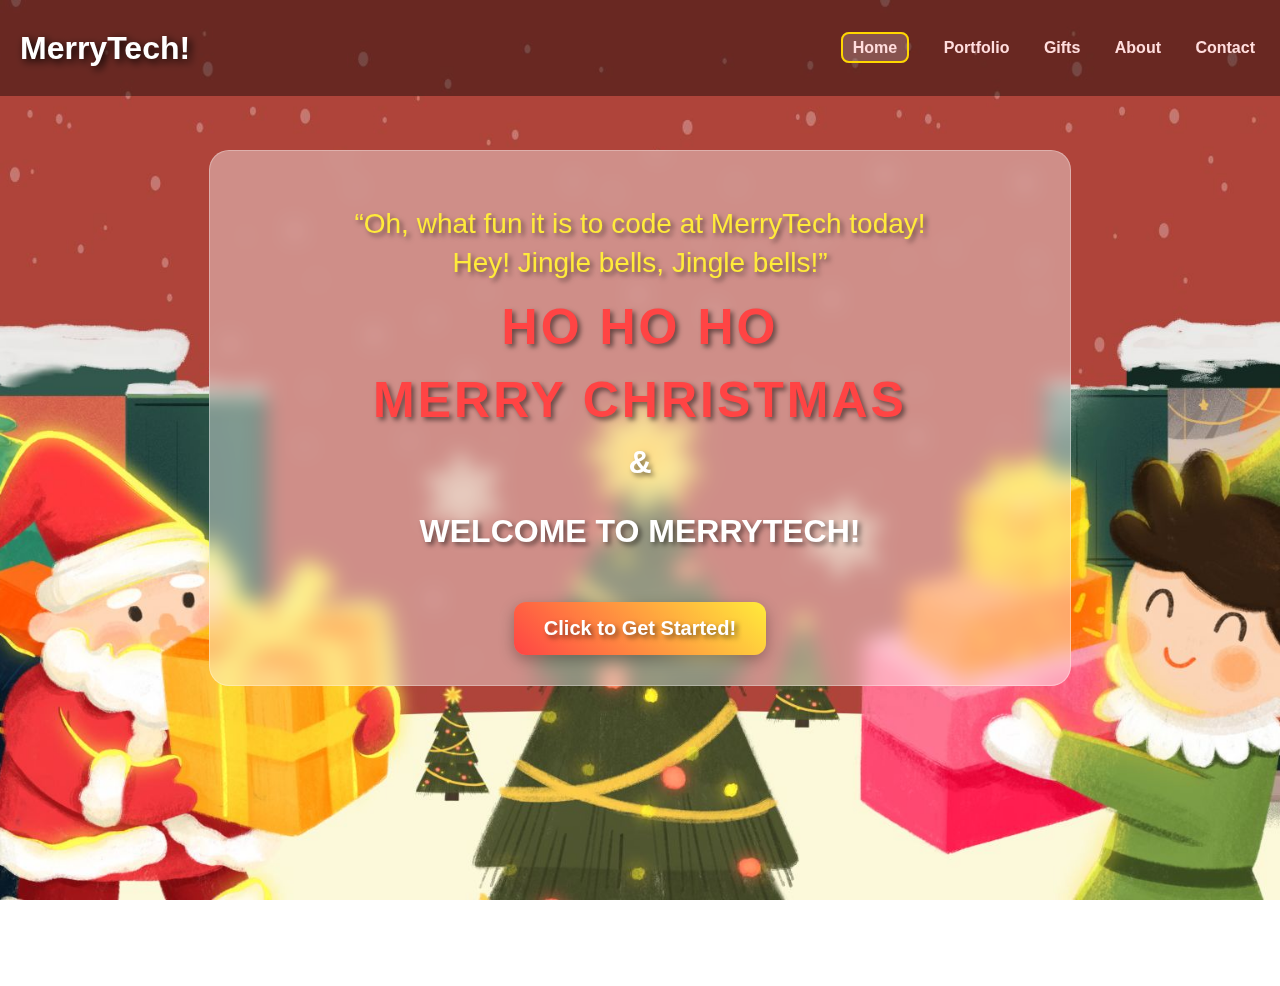
<file: index.html>
<!DOCTYPE html>
<html lang="en">
<head>
    <meta charset="UTF-8">
    <meta name="viewport" content="width=device-width, initial-scale=1.0">
    <title>Home - MerryTech</title>
    <link rel="stylesheet" href="style.css">
</head>
<body class="home-bg">
    <header>
        <h1 class="christmas-title">MerryTech!</h1>
        <nav>
            <a href="index.html" class="active">Home</a>
            <a href="portfolio.html">Portfolio</a>
            <a href="gifts.html">Gifts</a>
            <a href="about.html">About</a>
            <a href="contact.html">Contact</a>
        </nav>
    </header>
    <section class="home-welcome">
        <h2 class="catchy-line">
            “Oh, what fun it is to code at MerryTech today! <br>Hey! Jingle bells, Jingle bells!”
        </h2>
        <h1 class="ho-ho-ho">HO HO HO</h1>
        <h1 class="ho-ho-ho">MERRY CHRISTMAS</h1>
        <h3 class="welcome-text">&</h3>
        <h3 class="welcome-text">WELCOME TO MERRYTECH!</h3>

        <a href="portfolio.html" class="get-started-btn">Click to Get Started!</a>
    </section>

    <p style="font-size:40px; margin-top:300px;"></p>

</body>
</html>
</file>
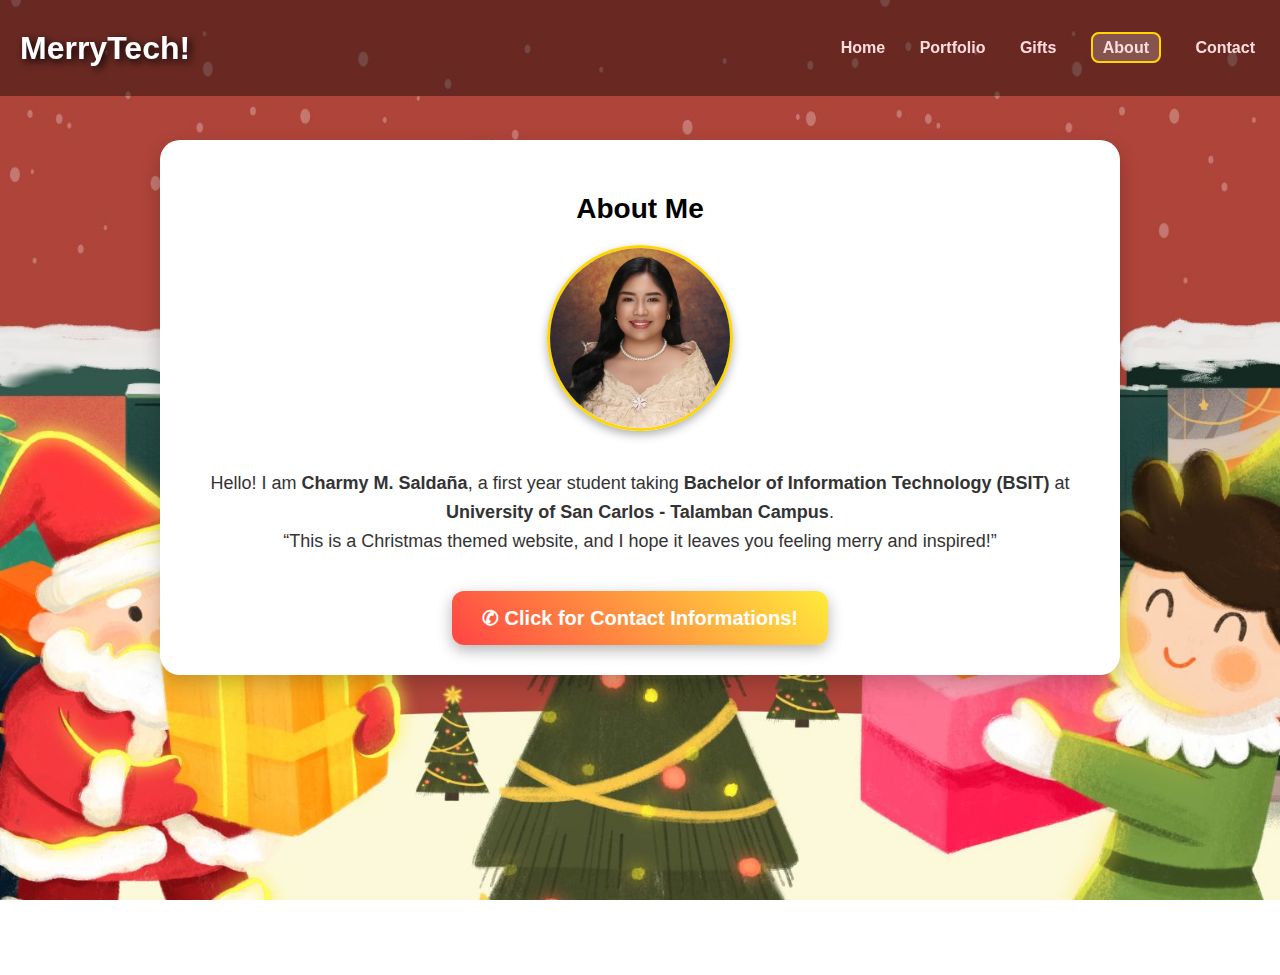
<file: about.html>
<!DOCTYPE html>
<html lang="en">
<head>
    <meta charset="UTF-8">
    <meta name="viewport" content="width=device-width, initial-scale=1.0">
    <title>About Us - MerryTech</title>
    <link rel="stylesheet" href="style.css">
</head>
<body class="home-bg">
    <header>
        <h1 class="christmas-title">MerryTech!</h1>
        <nav>
            <a href="index.html">Home</a>
            <a href="portfolio.html">Portfolio</a>
            <a href="gifts.html">Gifts</a>
            <a href="about.html" class="active">About</a>
            <a href="contact.html">Contact</a>
        </nav>
    </header>

    <section class="center-box" style="margin-top:40px;">
        <h2>About Me</h2>
        <div class="about-content">
            <img src="charmy.jpg" alt="Charmy M. Saldaña" class="about-img">
            <p class="about-text">
                Hello! I am <strong>Charmy M. Saldaña</strong>, a first year student taking 
                <strong>Bachelor of Information Technology (BSIT)</strong> 
                at <strong>University of San Carlos - Talamban Campus</strong>.<br>
                
                “This is a Christmas themed website, and I hope it leaves you feeling merry and inspired!”
            </p>
        </div>

        <a href="contact.html" class="get-started-btn">✆ Click for Contact Informations!</a>

    </section>

    <p style="font-size:40px; margin-top:300px;"></p>

</body>
</html>
</file>
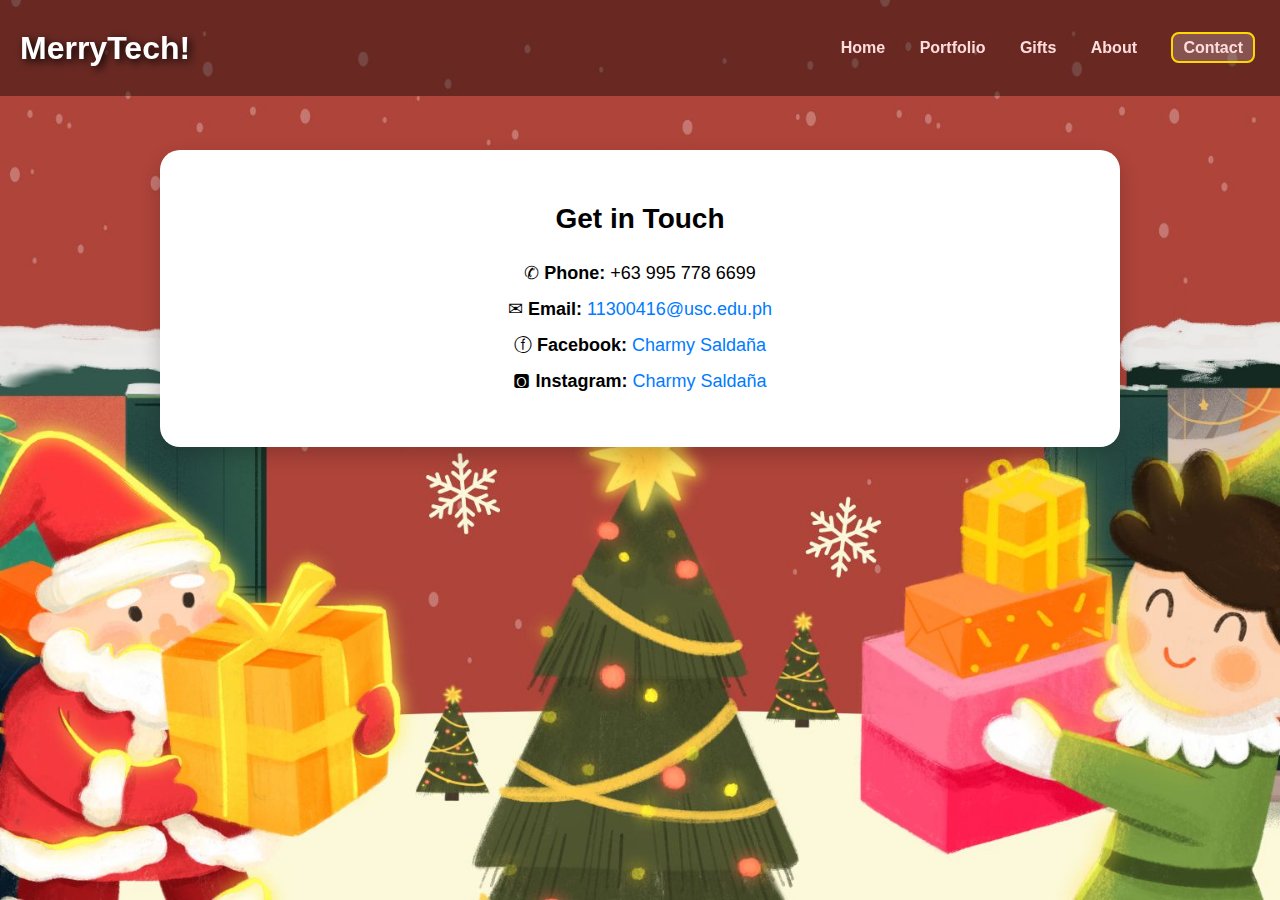
<file: contact.html>
<!DOCTYPE html>
<html lang="en">
<head>
    <meta charset="UTF-8">
    <meta name="viewport" content="width=device-width, initial-scale=1.0">
    <title>Contact - MerryTech</title>
    <link rel="stylesheet" href="style.css">
</head>
<body class="home-bg">
    <header>
        <h1 class="christmas-title">MerryTech!</h1>
        <nav>
            <a href="index.html">Home</a>
            <a href="portfolio.html">Portfolio</a>
            <a href="gifts.html">Gifts</a>
            <a href="about.html">About</a>
            <a href="contact.html" class="active">Contact</a>
        </nav>
    </header>
    <section class="center-box">
        <h2>Get in Touch</h2>
        <ul class="contact-list">
            <li>✆ <strong>Phone:</strong> +63 995 778 6699</li>
            <li>✉︎ <strong>Email:</strong> <a href="mailto:11300416@usc.edu.ph">11300416@usc.edu.ph</a></li>
            <li>ⓕ <strong>Facebook:</strong> <a href="https://www.facebook.com/charmy.saldana" target="_blank">Charmy Saldaña</a></li>
            <li>🅾 <strong>Instagram:</strong> <a href="https://www.instagram.com/charmywithwings" target="_blank">Charmy Saldaña</a></li>
        </ul>
    </section>

    <p style="font-size:40px; margin-top:300px;"></p>

</body>
</html>
</file>
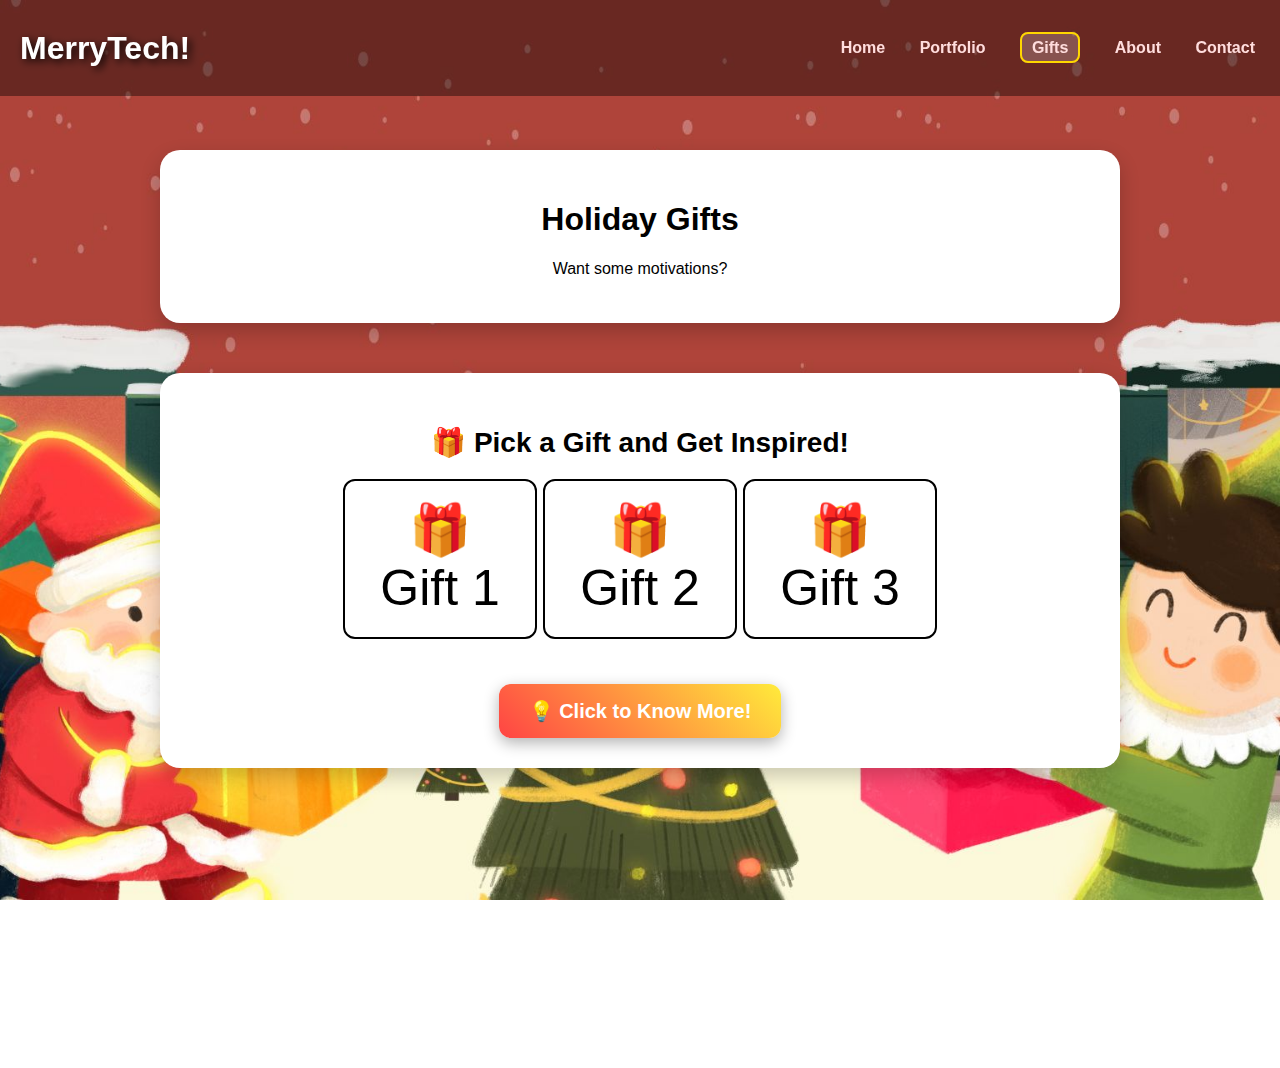
<file: gifts.html>
<!DOCTYPE html>
<html lang="en">
<head>
    <meta charset="UTF-8">
    <meta name="viewport" content="width=device-width, initial-scale=1.0">
    <title>Gifts - MerryTech</title>
    <link rel="stylesheet" href="style.css">
</head>
<body class="home-bg">
    <header>
        <h1 class="christmas-title">MerryTech!</h1>
        <nav>
            <a href="index.html">Home</a>
            <a href="portfolio.html">Portfolio</a>
            <a href="games.html" class="active">Gifts</a>
            <a href="about.html">About</a>
            <a href="contact.html">Contact</a>
        </nav>
    </header>

    <section class="center-box">
        <h1>Holiday Gifts</h1>
        <p>Want some motivations?</p>
    </section>

    <section class="center-box" style="margin-top:40px;">
        <h2 class="games-heading">🎁 Pick a Gift and Get Inspired!</h2>

        <div class="gift-gallery">
            <div class="gift-item" onclick="showMessage(0)">🎁<br>Gift 1</div>
            <div class="gift-item" onclick="showMessage(1)">🎁<br>Gift 2</div>
            <div class="gift-item" onclick="showMessage(2)">🎁<br>Gift 3</div>
        </div>

        <p id="message" class="motivation-text"></p>

        <a href="about.html" class="get-started-btn">💡 Click to Know More!</a>

    </section>

    <script>
        const messages = [
            "Believe in yourself! You can achieve anything.",
            "Every step counts. Keep moving forward!",
            "Dream big, code bigger!"
        ];

        function showMessage(index) {
            const messageElement = document.getElementById("message");
            messageElement.textContent = messages[index];
        }
    </script>

    <p style="font-size:40px; margin-top:300px;"></p>

</body>
</html>
</file>
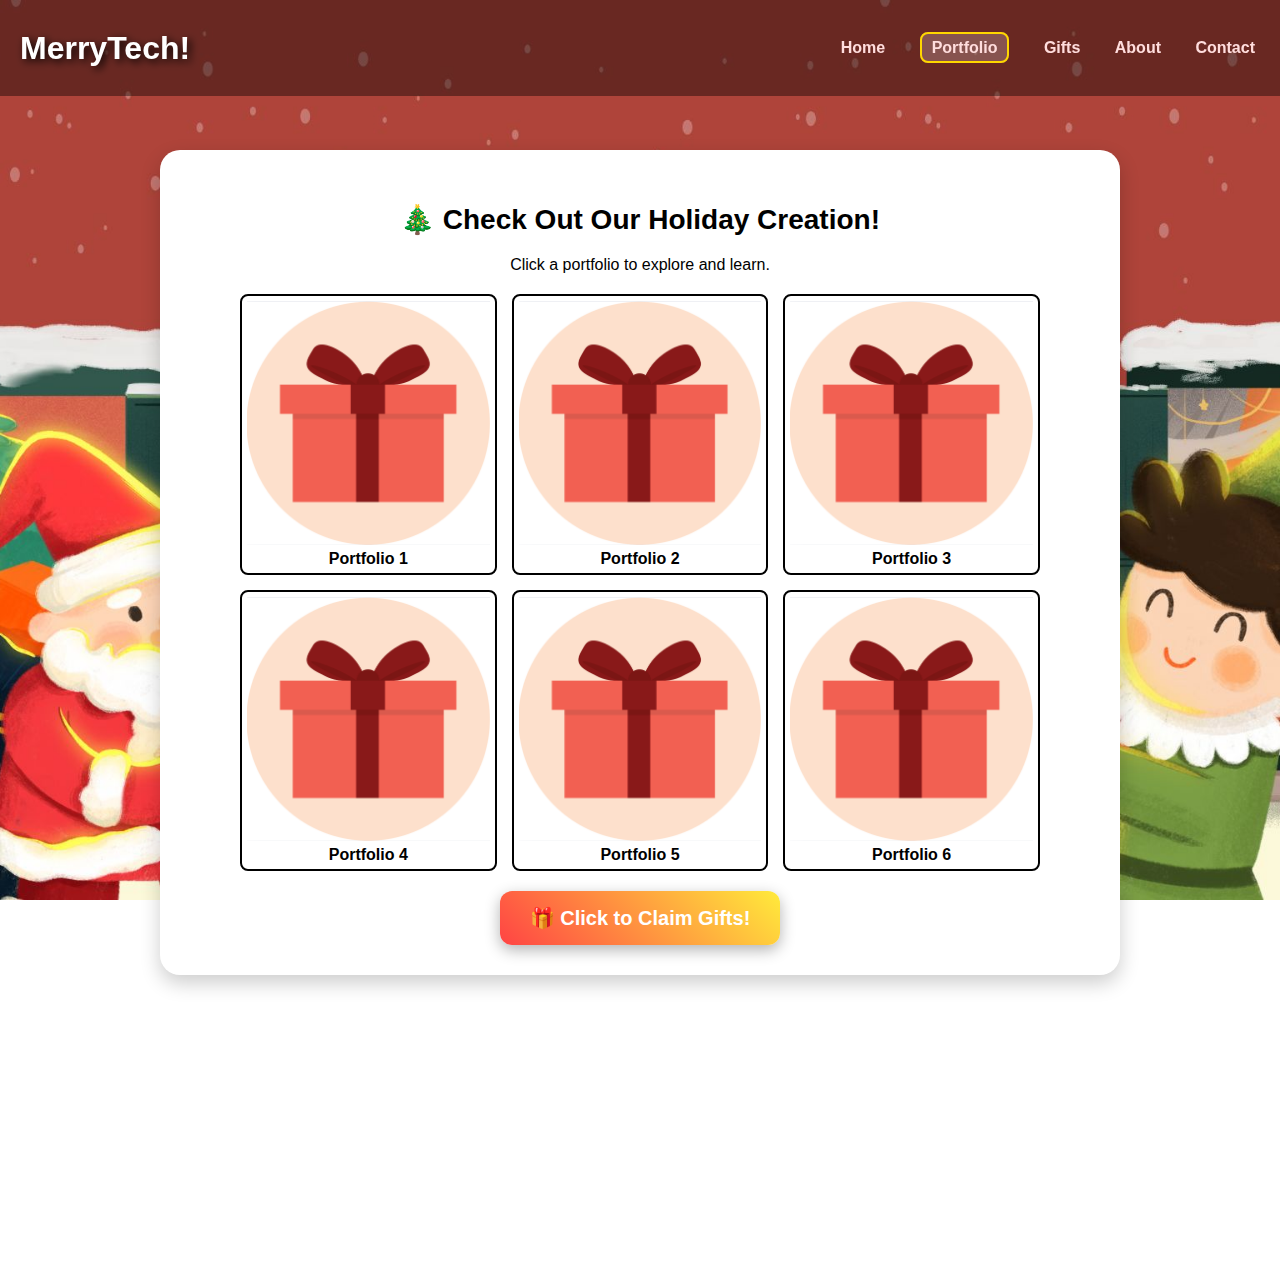
<file: portfolio.html>
<!DOCTYPE html>
<html lang="en">
<head>
    <meta charset="UTF-8">
    <meta name="viewport" content="width=device-width, initial-scale=1.0">
    <title>Portfolio - MerryTech</title>
    <link rel="stylesheet" href="style.css">
</head>
<body class="home-bg">
    <header>
        <h1 class="christmas-title">MerryTech!</h1>
        <nav>
            <a href="index.html">Home</a>
            <a href="portfolio.html" class="active">Portfolio</a>
            <a href="gifts.html">Gifts</a>
            <a href="about.html">About</a>
            <a href="contact.html">Contact</a>
        </nav>
    </header>

    <section class="center-box">
    <h2 class="portfolio-heading">🎄 Check Out Our Holiday Creation!</h2>
    <p class="portfolio-subtext">Click a portfolio to explore and learn.</p>
    <div class="portfolio-gallery">
        <div class="portfolio-item">
            <a href="portfolio1.html"><img src="bggift.png" alt="Portfolio 1"></a>
            <p>Portfolio 1</p>
        </div>
        <div class="portfolio-item">
            <a href="portfolio2.html"><img src="bggift.png" alt="Portfolio 2"></a>
            <p>Portfolio 2</p>
        </div>
        <div class="portfolio-item">
            <a href="portfolio3.html"><img src="bggift.png" alt="Portfolio 3"></a>
            <p>Portfolio 3</p>
        </div>
        <div class="portfolio-item">
            <a href="portfolio4.html"><img src="bggift.png" alt="Portfolio 4"></a>
            <p>Portfolio 4</p>
        </div>
        <div class="portfolio-item">
            <a href="portfolio5.html"><img src="bggift.png" alt="Portfolio 5"></a>
            <p>Portfolio 5</p>
        </div>
        <div class="portfolio-item">
            <a href="portfolio6.html"><img src="bggift.png" alt="Portfolio 6"></a>
            <p>Portfolio 6</p>
        </div>
    </div>

    <a href="gifts.html" class="get-started-btn">🎁 Click to Claim Gifts!</a>
</section>

    <p style="font-size:40px; margin-top:300px;"></p>

</body>
</html>
</file>
<file: style.css>
<style>

* {
    margin: 0;
    padding: 0;
    box-sizing: border-box;
}

body {
    margin: 0;
    font-family: 'Poppins', sans-serif;
    color: rgb(0, 0, 0);
}

header {
    text-align: center;
    padding: 5px 20px;
    background: rgba(0, 0, 0, 0.4);
}

header {
    height: 1in;
    display: flex;
    justify-content: space-between;
    align-items: center;
    padding: 0 20px;
}

header {
    position: fixed;
    top: 0;
    left: 0;
    right: 0;
    width: 100vw;
    padding-right: 10 20px;
    background: rgba(0, 0, 0, 0.4);
    z-index: 1000;
}

body {
    padding-top: 100px;
}

nav {
    padding-right: 30px;
}

nav a {
    margin: 0 15px;
    color: #ffdddd;
    text-decoration: none;
    font-weight: bold;
}

nav a:hover {
    color: gold;
}

nav a.active {
    padding: 5px 10px;
    border: 2px solid gold;
    border-radius: 8px;
    background: rgba(255, 255, 255, 0.2);
}

.christmas-title {
    font-size: 32px;
    color: #ffffff;
    text-shadow: 3px 3px 8px rgb(0, 0, 0);
}

.center-box {
    margin: 50px auto;
    padding: 30px;
    max-width: 900px;
    background: #ffffff;
    border-radius: 20px;
    text-align: center;
    box-shadow: 0 8px 20px rgba(0,0,0,0.2);
}

.center-box h2, .home-welcome h2 {
    margin-bottom: 15px;
}

.center-box p, .home-welcome p {
    margin-bottom: 15px;
}

body {
    padding-top: 100px;
}

.home-bg {
    background: url('home.jpg') no-repeat center center fixed;
    background-size: cover;
}

.home-welcome {
    text-align: center;
    margin: 50px auto;
    padding: 30px;
    max-width: 800px;
    background: rgba(255, 255, 255, 0.4);
    border-radius: 20px;
    color: #000;
    text-shadow: 3px 3px 5px rgba(0, 0, 0, 0.5);
    font-family: 'Poppins', sans-serif;

    backdrop-filter: blur(10px); 
    -webkit-backdrop-filter: blur(10px);
    border: 1px solid rgba(255, 255, 255, 0.3);
}

.home-welcome .catchy-line {
    font-size: 28px;
    font-weight: 500;
    color: #ffeb3b; 
    margin-bottom: 15px;
    line-height: 1.4;
}

.home-welcome .ho-ho-ho {
    font-size: 50px;
    font-weight: 700;
    color: #ff4444; 
    margin: 15px 0;
    letter-spacing: 3px;
}

.home-welcome .welcome-text {
    font-size: 32px;
    font-weight: 600;
    color: #ffffff;
    margin-top: 10px;
}

.get-started-btn {
    display: inline-block;
    margin-top: 20px;
    padding: 15px 30px;
    font-size: 20px;
    font-weight: bold;
    color: #fff;
    background: linear-gradient(45deg, #ff4444, #ffeb3b);
    border-radius: 12px;
    text-decoration: none;
    box-shadow: 0 5px 15px rgba(0,0,0,0.3);
    transition: transform 0.3s, box-shadow 0.3s;
}

.get-started-btn:hover {
    transform: translateY(-3px);
    box-shadow: 0 10px 20px rgba(0,0,0,0.4);
}

.portfolio-gallery {
    display: grid;
    grid-template-columns: repeat(3, 1fr); 
    gap: 15px;
    margin-top: 20px;
    max-width: 800px;
    margin-left: auto;
    margin-right: auto;
}

.portfolio-item {
    border: 2px solid black;
    border-radius: 8px;
    overflow: hidden;
    text-align: center;
    padding: 5px;
    transition: transform 0.3s, border-color 0.3s;
}

.portfolio-item:hover {
    transform: scale(1.05);
    border-color: gold;
}

.portfolio-item img {
    width: 100%;
    height: auto;
    display: block;
}

.portfolio-item p {
    font-weight: bold;
    margin: 5px 0 0 0;
    color: #000;
}

.gift-gallery {
    display: flex;
    justify-content: space-around;
    margin-top: 20px;
    max-width: 600px;
    margin-left: auto;
    margin-right: auto;
}

.gift-item {
    font-size: 5px;
    cursor: pointer;
    border: 1px solid black;
    border-radius: 15px;
    padding: 20px;
    text-align: center;
    width: 150px;
    transition: transform 0.3s, border-color 0.3s;
    background: #fff;
}

.gift-item:hover {
    transform: scale(1.1);
    border-color: gold;
}

.gift-item br {
    margin-bottom: 10px;
}

.motivation-text {
    margin-top: 25px;
    font-size: 20px;
    font-weight: bold;
    color: #333;
}

.about-content {
    display: flex;
    flex-direction: column;
    align-items: center;
    text-align: center;
    gap: 20px;
}

.about-img {
    width: 180px;
    height: 180px;
    border-radius: 50%;
    border: 3px solid gold;
    object-fit: cover;
    box-shadow: 0 4px 10px rgba(0,0,0,0.3);
}

.about-text {
    font-size: 18px;
    line-height: 1.6;
    color: #333;
}

.bgportfolio-bg {
    background: url('bgportfolio.jpg') no-repeat center center;
    background-size: cover;
    background-attachment: fixed;
}

.topic-box .portfolio-title {
    font-size: 42px !important;
    font-weight: 900 !important;
    color: #d62828 !important;
    text-align: center !important;
}

.portfolio-content {
    width: 100%;
    max-width: 1000px;
    margin: 100px auto;
    padding: 10px;
    padding-top: 0px
}

.topic-box {
    background: #ffffff;
    padding: 25px;
    margin: 30px auto;
    width: 90%;
    border-radius: 12px;
    box-shadow: 0 4px 10px rgba(0,0,0,0.15);
}

.topic-box h1 {
    text-align: center;
    color: #d62828;
    margin-bottom: 18px;
    font-size: 28px;
    font-weight: 700;
}

.topic-box h2 {
    text-align: center;
    color: #b71c1c;
    margin-bottom: 12px;
    font-size: 22px;
    font-weight: 600;
}

.topic-box h3 {
    text-align: center;
    color: #00780c;
    margin-bottom: 10px;
    font-size: 20px;
    font-weight: 600;
}

.portfolio-content p,
.portfolio-content li {
    margin-bottom: 15px;
}

.portfolio-content ul {
    list-style-type: disc;
    padding-left: 25px;
}

.portfolio-content blockquote {
    border-left: 4px solid #d62828;
    padding-left: 15px;
    font-style: italic;
    background: #f9f9f9;
}

.portfolio1-content a {
    color: #d62828;
    text-decoration: none;
}

.portfolio1-content a:hover {
    text-decoration: underline;
}

.left-right-container {
    display: flex;
    justify-content: space-between;
    gap: 20px;
    margin-bottom: 5px;
}

.left-right-container .topic-box {
    flex: 1;
    min-width: 50px;
    margin-bottom: 5px;
}

.topic-box {
    word-wrap: break-word;
    overflow-wrap: break-word;
}

.topic-box a {
    word-break: break-all;
}

.portfolio-navigation {
    width: 80%;
    max-width: 900px;
    margin: 20px auto 0 auto;
    display: flex;
    justify-content: center; 
    align-items: center;
    position: relative;
}

.portfolio-navigation a {
    padding: 12px 18px;
    background: #d62828;
    color: white;
    text-decoration: none;
    border-radius: 8px;
    font-size: 15px;
    font-weight: 600;
}

.left-btn {
    position: absolute;
    left: 0;
}

.center-btn {
    position: relative;
}

.right-btn {
    position: absolute;
    right: 0;
}

.nav-btn:hover {
    background: #b31f1f;
}

.custom-table {
    width: 100%;
    table-layout: fixed;
    border-collapse: collapse;
    word-wrap: break-word;
    margin-top: 15px;
}

.custom-table th,
.custom-table td {
    border: 1px solid #777;
    padding: 8px;
    text-align: center;
}

.custom-table th {
    background-color: #f2f2f2;
    font-weight: bold;
}

.custom-table td {
    font-size: 12px; 
}

.custom-table th {
    font-size: 14px;
    font-weight: bold;
}

.custom-table td:first-child {
    font-weight: bold;
}

.custom-table td, .custom-table th {
    font-size: 12px;
}

.center-box h2 {
    text-align: center;
    margin-bottom: 20px;
    font-size: 28px;
}

.contact-list {
    text-align: center;
    list-style: none;
    padding: 0;
    line-height: 2;
    font-size: 18px;
}

.contact-list li a {
    color: #007bff;
    text-decoration: none;
}

.contact-list li a:hover {
    text-decoration: underline;
}

html {
    overflow-y: scroll;
}

.gift-gallery {
    display: flex;
    justify-content: space-around;
    margin-top: 20px;
    max-width: 600px;
    margin-left: auto;
    margin-right: auto;
}

.gift-item {
    font-size: 50px;
    cursor: pointer;
    border: 2px solid black;
    border-radius: 12px;
    padding: 20px;
    text-align: center;
    width: 150px;
    transition: transform 0.3s, border-color 0.3s;
    background: #fff;
}

.gift-item:hover {
    transform: scale(1.1);
    border-color: gold;
}

.gift-item br {
    margin-bottom: 10px;
}

.motivation-text {
    margin-top: 25px;
    font-size: 20px;
    font-weight: bold;
    color: #333;
    text-align: center;
}

</style>
</file>
